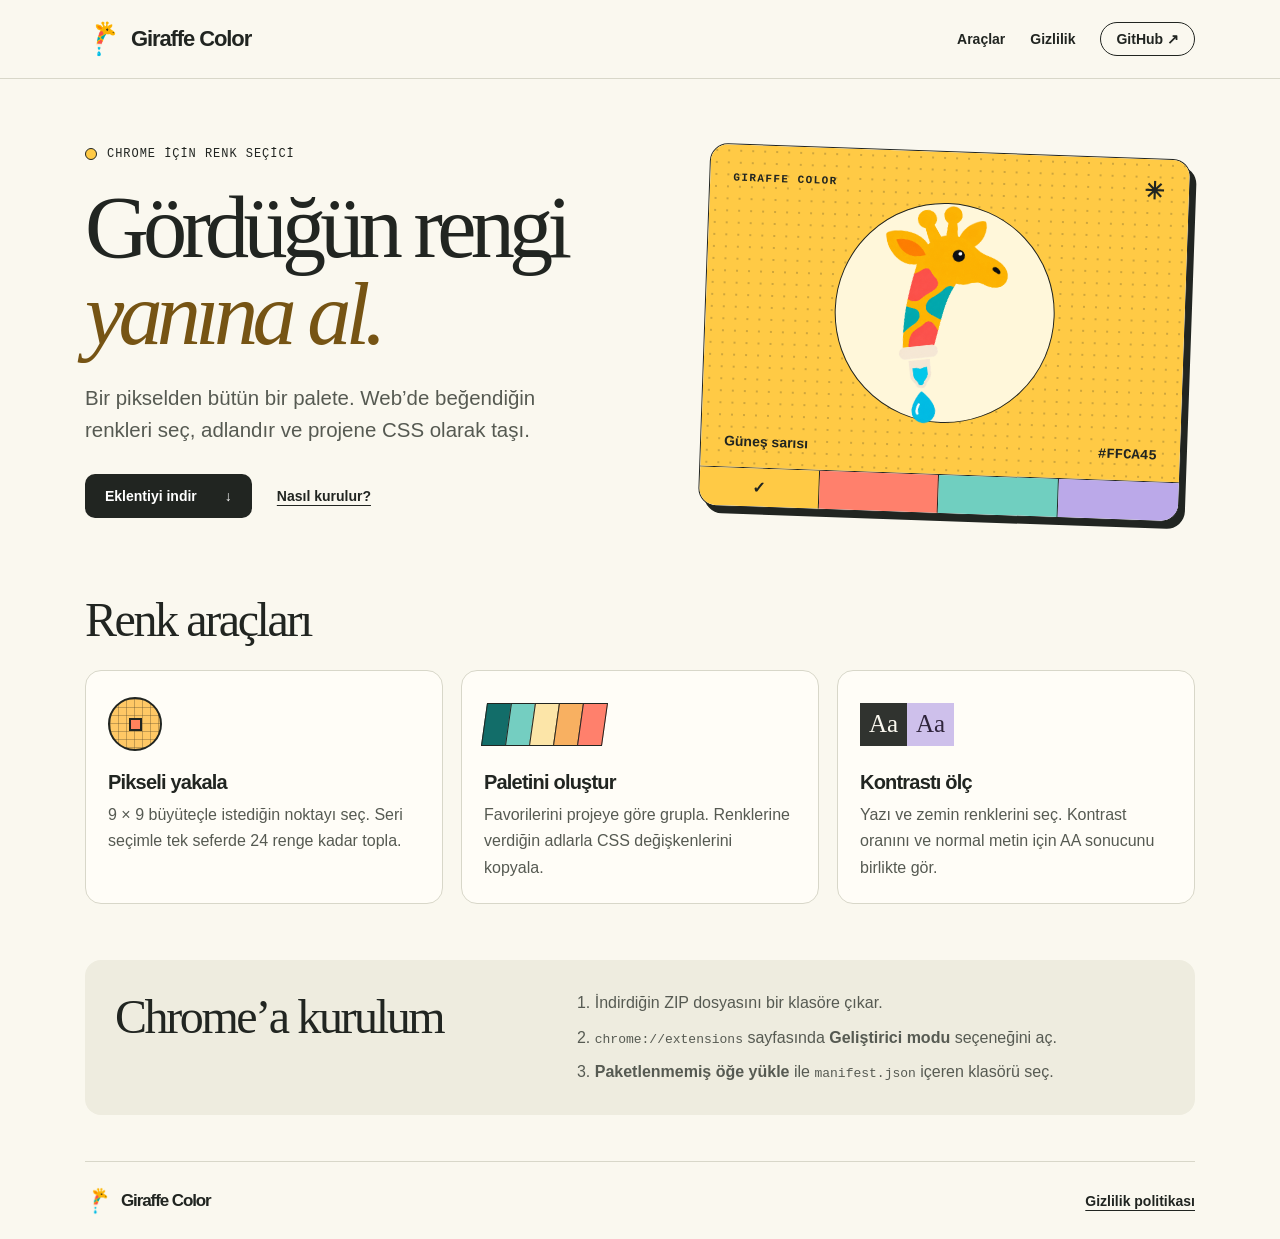
<file: web/index.html>
<!doctype html>
<html lang="tr"><head><meta charset="utf-8"><meta name="viewport" content="width=device-width,initial-scale=1"><title>Giraffe Color · Chrome için renk seçici</title><meta name="description" content="Web sayfalarından renk seç, kendi paletini oluştur ve CSS olarak kopyala."><link rel="icon" href="assets/icon.png"><link rel="stylesheet" href="site.css"></head><body><a class="skip" href="#main">İçeriğe geç</a><header><div class="wrap nav"><a class="brand" href="index.html"><img src="assets/icon.png" alt="">Giraffe Color</a><nav aria-label="Ana menü"><a href="index.html#araclar">Araçlar</a><a href="privacy/index.html">Gizlilik</a><a class="repo" href="https://github.com/ZavionGames/GiraffeColor-Extensions.git">GitHub ↗</a></nav></div></header><main id="main" class="wrap"><section class="hero"><div><p class="eyebrow"><i></i> Chrome için renk seçici</p><h1>Gördüğün rengi<br><em>yanına al.</em></h1><p class="intro">Bir pikselden bütün bir palete. Web’de beğendiğin renkleri seç, adlandır ve projene CSS olarak taşı.</p><div class="links"><a class="button" href="assets/Giraffe-Color.zip" download>Eklentiyi indir <span aria-hidden="true">↓</span></a><a href="#kurulum">Nasıl kurulur?</a></div></div>
<div class="specimen"><div class="poster"><div class="poster-top"><span>GIRAFFE COLOR</span><span>✳</span></div><img src="assets/giraffe.png" alt="Renk benekli, damlalık uçlu Giraffe Color zürafası"><div class="poster-bottom"><span id="sampleName">Güneş sarısı</span><output id="sampleHex">#FFCA45</output></div></div><div class="palette" aria-label="Örnek paleti dene"><button style="--swatch:#FFCA45" data-name="Güneş sarısı" aria-label="Güneş sarısı" aria-pressed="true"></button><button style="--swatch:#FF806C" data-name="Mercan" aria-label="Mercan" aria-pressed="false"></button><button style="--swatch:#70CFC0" data-name="Deniz köpüğü" aria-label="Deniz köpüğü" aria-pressed="false"></button><button style="--swatch:#BBA9E9" data-name="Leylak" aria-label="Leylak" aria-pressed="false"></button></div></div></section>
<section id="araclar"><h2>Renk araçları</h2><div class="cards"><article><div class="demo grid-demo" aria-hidden="true"><b></b></div><h3>Pikseli yakala</h3><p>9 × 9 büyüteçle istediğin noktayı seç. Seri seçimle tek seferde 24 renge kadar topla.</p></article><article><div class="demo strips" aria-hidden="true"><i></i><i></i><i></i><i></i><i></i></div><h3>Paletini oluştur</h3><p>Favorilerini projeye göre grupla. Renklerine verdiğin adlarla CSS değişkenlerini kopyala.</p></article><article><div class="demo type-demo" aria-hidden="true"><b>Aa</b><b>Aa</b></div><h3>Kontrastı ölç</h3><p>Yazı ve zemin renklerini seç. Kontrast oranını ve normal metin için AA sonucunu birlikte gör.</p></article></div></section>
<section class="setup" id="kurulum"><h2>Chrome’a kurulum</h2><ol><li>İndirdiğin ZIP dosyasını bir klasöre çıkar.</li><li><code>chrome://extensions</code> sayfasında <strong>Geliştirici modu</strong> seçeneğini aç.</li><li><strong>Paketlenmemiş öğe yükle</strong> ile <code>manifest.json</code> içeren klasörü seç.</li></ol></section></main><script src="palette.js"></script><footer class="wrap"><a class="brand" href="index.html"><img src="assets/icon.png" alt="">Giraffe Color</a><a href="privacy/index.html">Gizlilik politikası</a></footer></body></html>
</file>
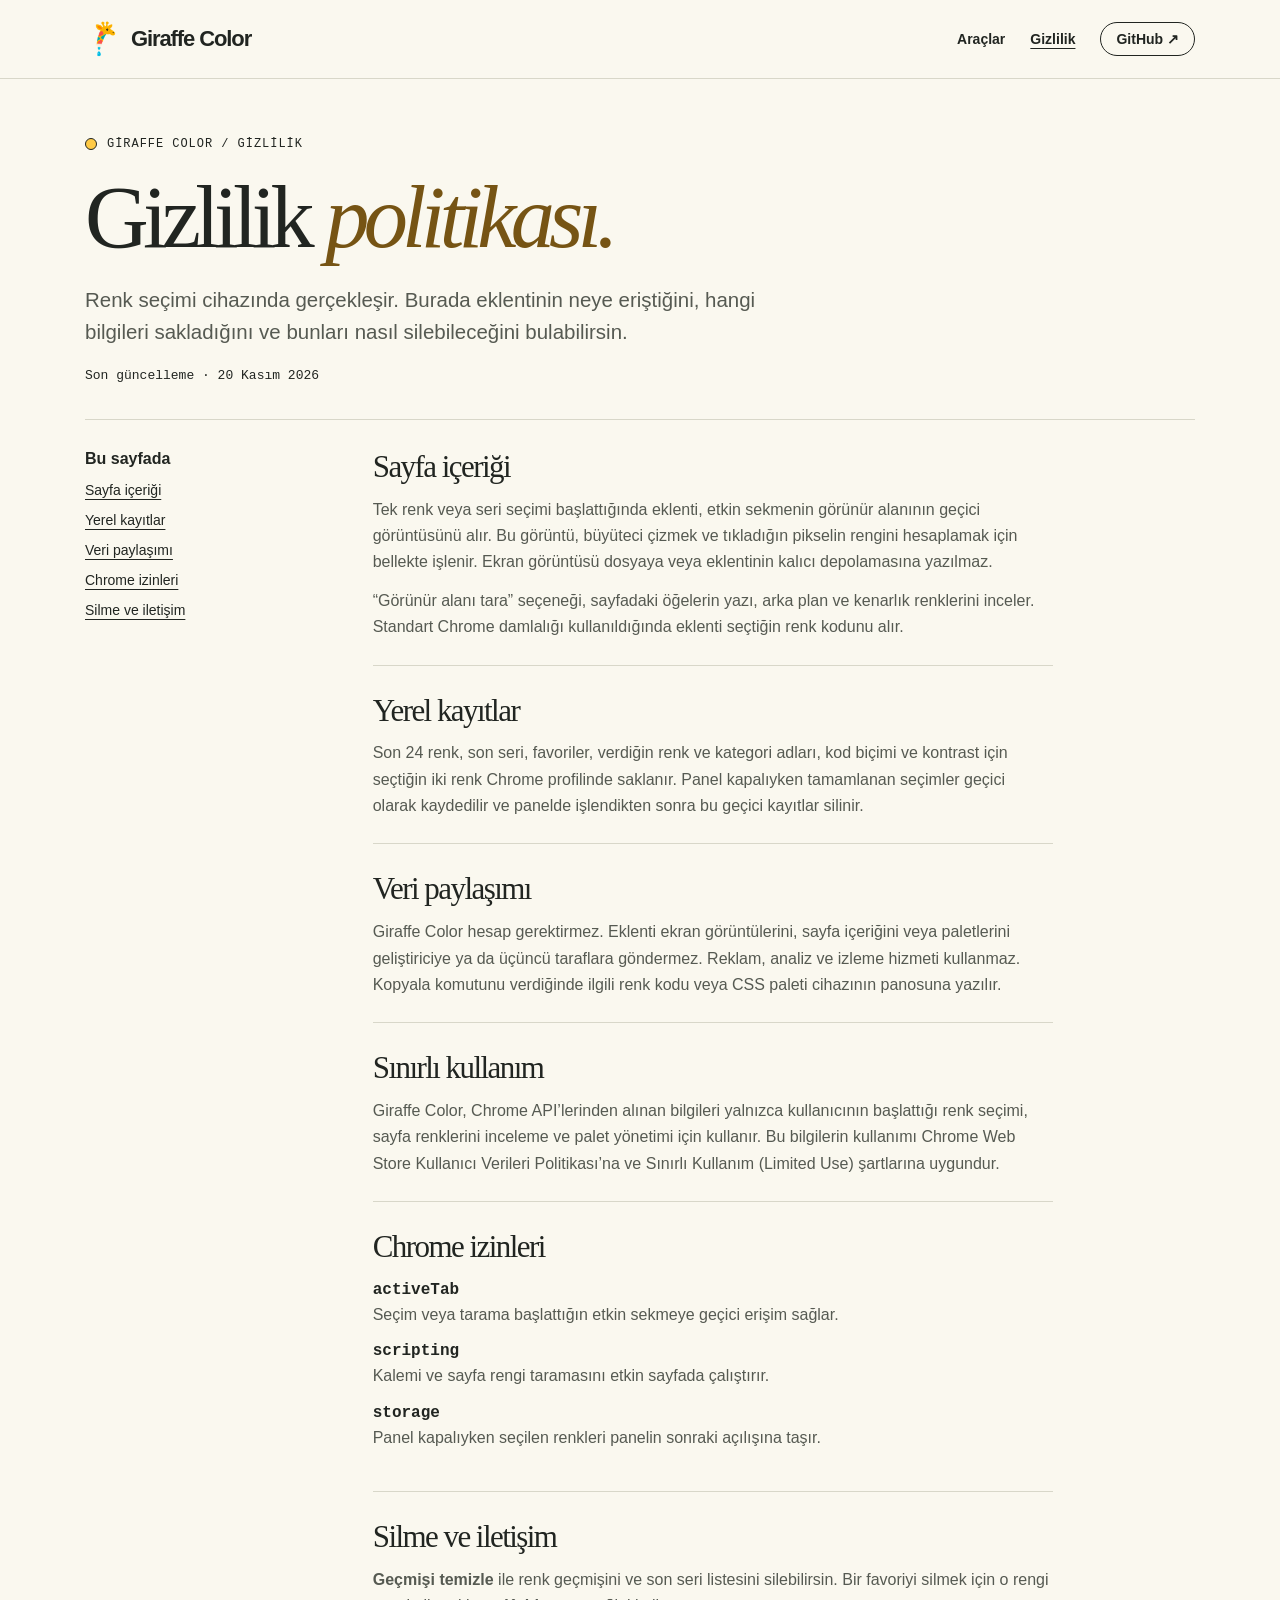
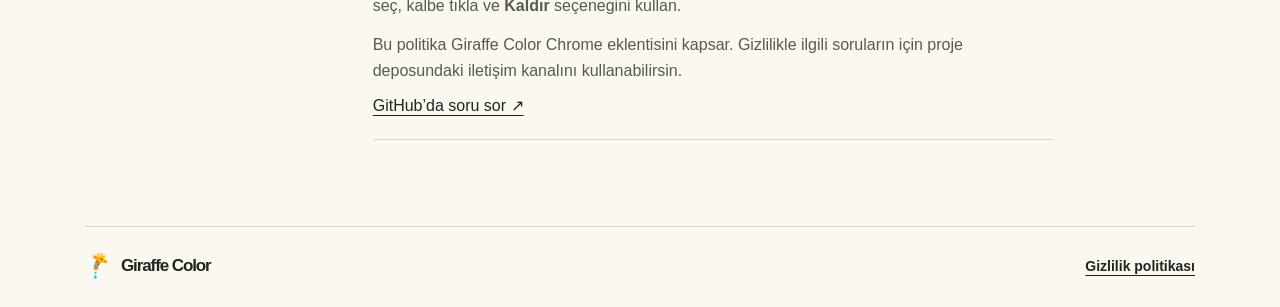
<file: web/privacy/index.html>
<!doctype html>
<html lang="tr"><head><meta charset="utf-8"><meta name="viewport" content="width=device-width,initial-scale=1"><title>Gizlilik politikası · Giraffe Color</title><meta name="description" content="Giraffe Color eklentisinin sayfa görüntülerini, renkleri ve paletleri cihazında nasıl işlediğini öğren."><link rel="icon" href="../assets/icon.png"><link rel="stylesheet" href="../site.css"></head><body><a class="skip" href="#main">İçeriğe geç</a><header><div class="wrap nav"><a class="brand" href="../index.html"><img src="../assets/icon.png" alt="">Giraffe Color</a><nav aria-label="Ana menü"><a href="../index.html#araclar">Araçlar</a><a href="../privacy/index.html" aria-current="page">Gizlilik</a><a class="repo" href="https://github.com/ZavionGames/GiraffeColor-Extensions.git">GitHub ↗</a></nav></div></header><main class="wrap policy" id="main"><p class="eyebrow"><i></i> Giraffe Color / Gizlilik</p><h1>Gizlilik <em>politikası.</em></h1><p class="intro">Renk seçimi cihazında gerçekleşir. Burada eklentinin neye eriştiğini, hangi bilgileri sakladığını ve bunları nasıl silebileceğini bulabilirsin.</p><p class="date">Son güncelleme · 20 Kasım 2026</p><div class="reader"><aside><strong>Bu sayfada</strong><a href="#secim">Sayfa içeriği</a><a href="#kayit">Yerel kayıtlar</a><a href="#paylasim">Veri paylaşımı</a><a href="#izin">Chrome izinleri</a><a href="#kontrol">Silme ve iletişim</a></aside><div class="prose">
<section id="secim"><h2>Sayfa içeriği</h2><p>Tek renk veya seri seçimi başlattığında eklenti, etkin sekmenin görünür alanının geçici görüntüsünü alır. Bu görüntü, büyüteci çizmek ve tıkladığın pikselin rengini hesaplamak için bellekte işlenir. Ekran görüntüsü dosyaya veya eklentinin kalıcı depolamasına yazılmaz.</p><p>“Görünür alanı tara” seçeneği, sayfadaki öğelerin yazı, arka plan ve kenarlık renklerini inceler. Standart Chrome damlalığı kullanıldığında eklenti seçtiğin renk kodunu alır.</p></section>
<section id="kayit"><h2>Yerel kayıtlar</h2><p>Son 24 renk, son seri, favoriler, verdiğin renk ve kategori adları, kod biçimi ve kontrast için seçtiğin iki renk Chrome profilinde saklanır. Panel kapalıyken tamamlanan seçimler geçici olarak kaydedilir ve panelde işlendikten sonra bu geçici kayıtlar silinir.</p></section>
<section id="paylasim"><h2>Veri paylaşımı</h2><p>Giraffe Color hesap gerektirmez. Eklenti ekran görüntülerini, sayfa içeriğini veya paletlerini geliştiriciye ya da üçüncü taraflara göndermez. Reklam, analiz ve izleme hizmeti kullanmaz. Kopyala komutunu verdiğinde ilgili renk kodu veya CSS paleti cihazının panosuna yazılır.</p></section>
<section><h2>Sınırlı kullanım</h2><p>Giraffe Color, Chrome API’lerinden alınan bilgileri yalnızca kullanıcının başlattığı renk seçimi, sayfa renklerini inceleme ve palet yönetimi için kullanır. Bu bilgilerin kullanımı Chrome Web Store Kullanıcı Verileri Politikası’na ve Sınırlı Kullanım (Limited Use) şartlarına uygundur.</p></section><section id="izin"><h2>Chrome izinleri</h2><dl><dt>activeTab</dt><dd>Seçim veya tarama başlattığın etkin sekmeye geçici erişim sağlar.</dd><dt>scripting</dt><dd>Kalemi ve sayfa rengi taramasını etkin sayfada çalıştırır.</dd><dt>storage</dt><dd>Panel kapalıyken seçilen renkleri panelin sonraki açılışına taşır.</dd></dl></section>
<section id="kontrol"><h2>Silme ve iletişim</h2><p><strong>Geçmişi temizle</strong> ile renk geçmişini ve son seri listesini silebilirsin. Bir favoriyi silmek için o rengi seç, kalbe tıkla ve <strong>Kaldır</strong> seçeneğini kullan.</p><p>Bu politika Giraffe Color Chrome eklentisini kapsar. Gizlilikle ilgili soruların için proje deposundaki iletişim kanalını kullanabilirsin.</p><a href="https://github.com/ZavionGames/GiraffeColor-Extensions/issues">GitHub’da soru sor ↗</a></section></div></div></main><footer class="wrap"><a class="brand" href="../index.html"><img src="../assets/icon.png" alt="">Giraffe Color</a><a href="../privacy/index.html">Gizlilik politikası</a></footer></body></html>
</file>
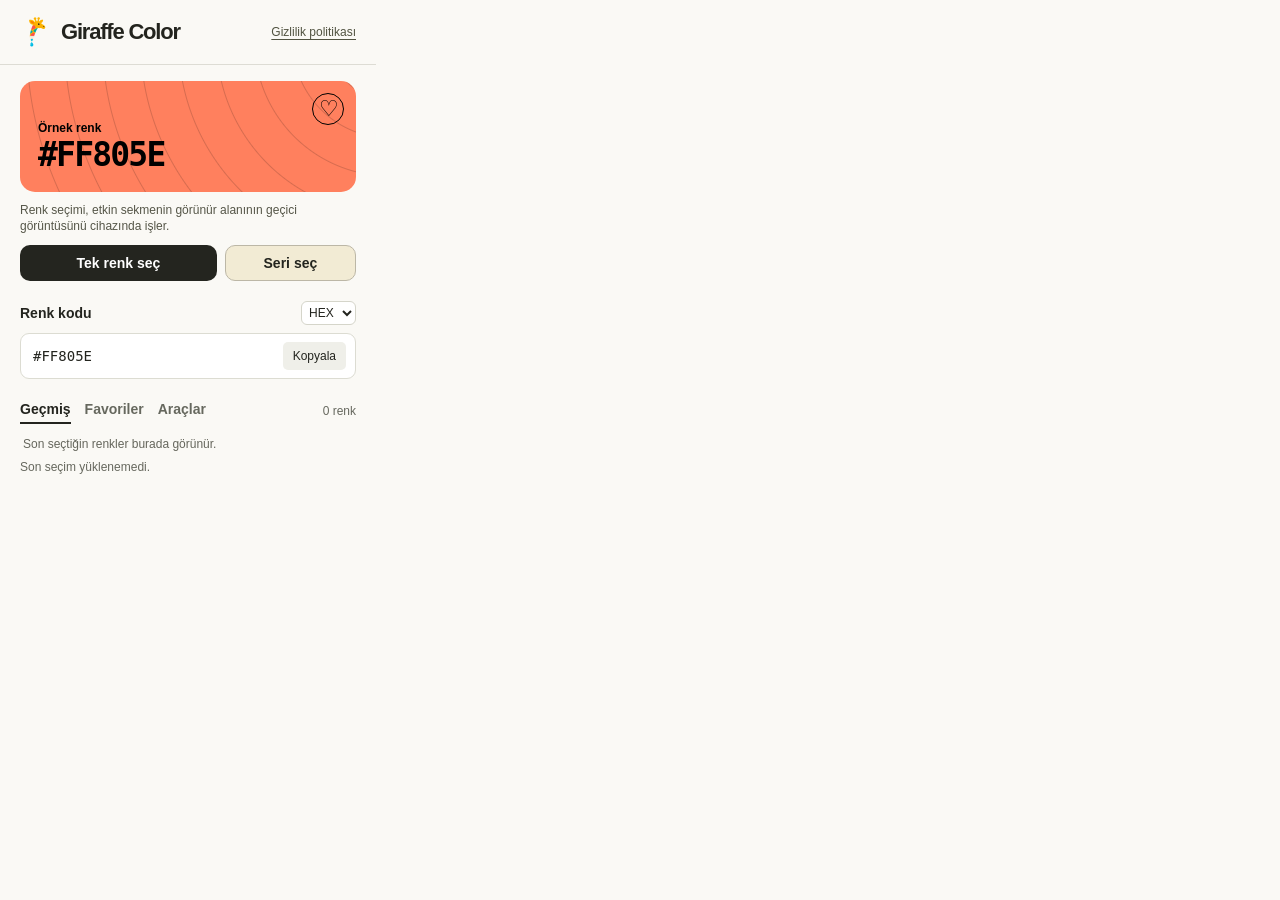
<file: popup.html>
<!doctype html>
<html lang="tr">
<head>
  <meta charset="utf-8">
  <title>Giraffe Color</title>
  <link rel="stylesheet" href="popup.css">
  <script defer src="scan.js"></script>
  <script defer src="pencil.js"></script>
  <script defer src="popup.js"></script>
</head>
<body>
  <header><img src="icon.png" width="32" height="32" alt=""><h1>Giraffe Color</h1><a class="privacy-link" href="privacy.html" target="_blank" rel="noopener">Gizlilik politikası</a></header>
  <main>
    <section id="sample" aria-label="Renk önizlemesi">
      <div class="rings" aria-hidden="true"></div>
      <button id="save" aria-label="Palete ekle" title="Palete ekle">♡</button>
      <div class="caption" id="label">Örnek renk</div>
      <strong id="hex">#FF805E</strong>
    </section>
    <p class="capture-note">Renk seçimi, etkin sekmenin görünür alanının geçici görüntüsünü cihazında işler.</p>
    <div class="pick-actions"><button id="pick">Tek renk seç</button><button id="series">Seri seç</button></div>
    <section class="codes"><div class="row"><h2>Renk kodu</h2><select id="format" aria-label="Renk kodu biçimi"><option>HEX</option><option>RGB</option><option>HSL</option></select></div>
      <div class="field"><output id="value"></output><button id="copy">Kopyala</button></div>
    </section>
    <section><div class="row"><div class="tabs"><button id="recent" aria-pressed="true">Geçmiş</button><button id="palette">Favoriler</button><button id="tools">Araçlar</button></div><small id="count"></small></div>
      <div id="collections" hidden><label>Kategori <select id="group"></select></label><button id="export">CSS kopyala</button></div>
      <div id="swatches"></div>
      <button id="clearHistory" hidden>Geçmişi temizle</button>
      <button id="saveBatch" hidden>Seriyi favorilere ekle</button>
    </section>
    <section id="toolbox" hidden>
      <details><summary>Sayfa renkleri</summary><button id="scan">Görünür alanı tara</button><div id="pageColors" class="chips"></div><small id="scanInfo" role="status"></small></details>
      <details><summary>Açık ve koyu tonlar</summary><div id="tones" class="chips"></div></details>
      <details><summary>Kontrast kontrolü</summary>
        <div class="pair"><button id="ink"></button><button id="paper"></button></div>
        <div id="preview">Örnek metin</div><output id="ratio"></output>
      </details>
    </section>
    <div id="status" role="status"></div>
    <dialog id="editor"><form id="favoriteForm"><h2 id="editTitle">Favoriyi düzenle</h2>
      <label id="singleName">Renk adı<input id="nickname" maxlength="60" placeholder="Örn. Ana renk"></label>
      <div id="batchNames" hidden></div>
      <label>Kategori<select id="destination"></select></label>
      <label id="newGroupLabel" hidden>Yeni kategori adı<input id="newGroup" maxlength="40"></label>
      <div class="actions"><button type="button" id="remove">Kaldır</button><button type="button" id="cancel">Vazgeç</button><button class="primary">Kaydet</button></div>
    </form></dialog>
  </main>
</body>
</html>
</file>
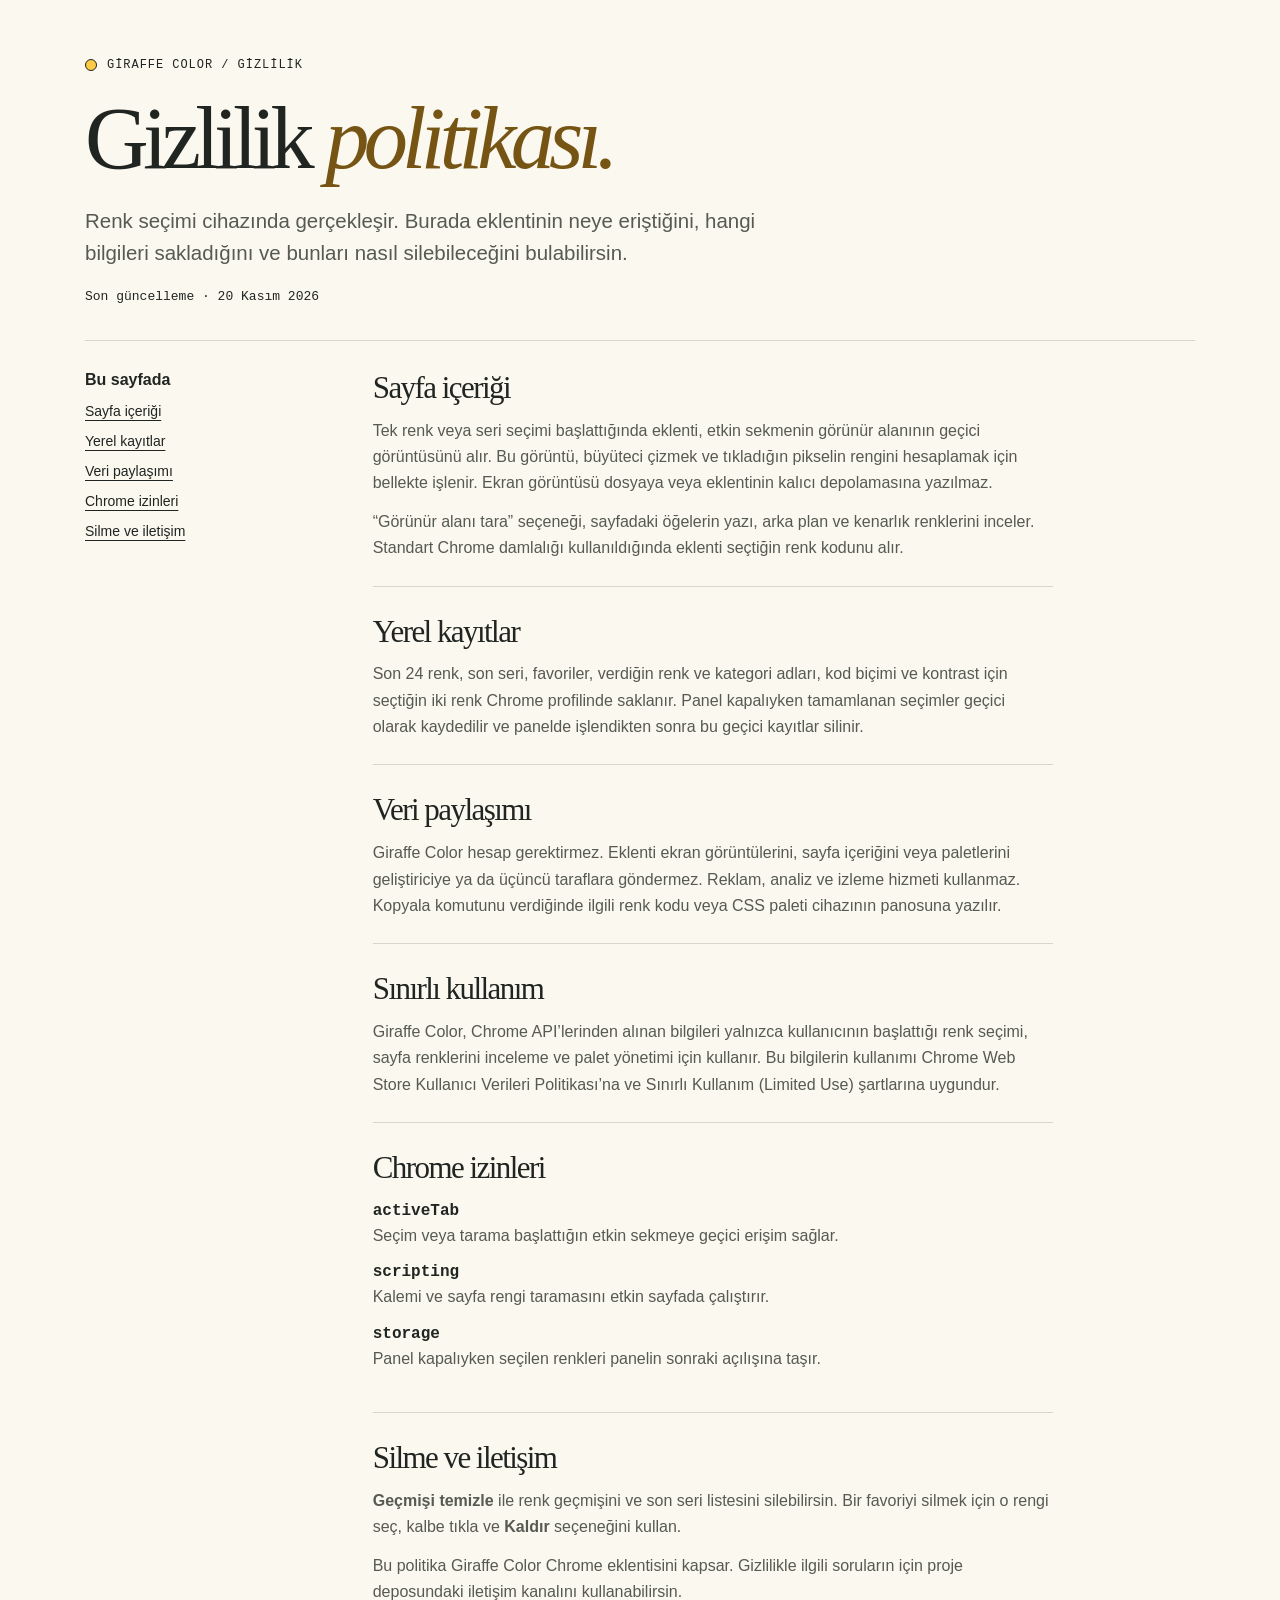
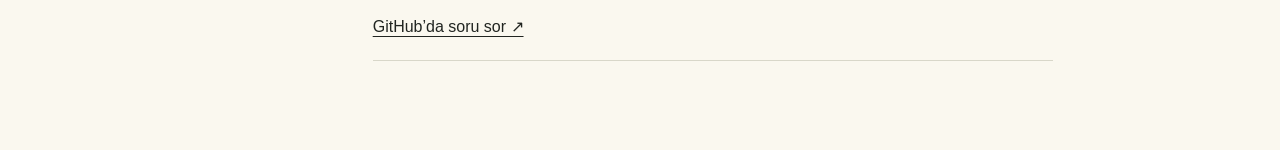
<file: privacy.html>
<!doctype html>
<html lang="tr"><head><meta charset="utf-8"><meta name="viewport" content="width=device-width, initial-scale=1"><link rel="icon" href="icon.png"><title>Gizlilik politikası · Giraffe Color</title><link rel="stylesheet" href="privacy.css"></head><body><main class="wrap policy" id="main"><p class="eyebrow"><i></i> Giraffe Color / Gizlilik</p><h1>Gizlilik <em>politikası.</em></h1><p class="intro">Renk seçimi cihazında gerçekleşir. Burada eklentinin neye eriştiğini, hangi bilgileri sakladığını ve bunları nasıl silebileceğini bulabilirsin.</p><p class="date">Son güncelleme · 20 Kasım 2026</p><div class="reader"><aside><strong>Bu sayfada</strong><a href="#secim">Sayfa içeriği</a><a href="#kayit">Yerel kayıtlar</a><a href="#paylasim">Veri paylaşımı</a><a href="#izin">Chrome izinleri</a><a href="#kontrol">Silme ve iletişim</a></aside><div class="prose">
<section id="secim"><h2>Sayfa içeriği</h2><p>Tek renk veya seri seçimi başlattığında eklenti, etkin sekmenin görünür alanının geçici görüntüsünü alır. Bu görüntü, büyüteci çizmek ve tıkladığın pikselin rengini hesaplamak için bellekte işlenir. Ekran görüntüsü dosyaya veya eklentinin kalıcı depolamasına yazılmaz.</p><p>“Görünür alanı tara” seçeneği, sayfadaki öğelerin yazı, arka plan ve kenarlık renklerini inceler. Standart Chrome damlalığı kullanıldığında eklenti seçtiğin renk kodunu alır.</p></section>
<section id="kayit"><h2>Yerel kayıtlar</h2><p>Son 24 renk, son seri, favoriler, verdiğin renk ve kategori adları, kod biçimi ve kontrast için seçtiğin iki renk Chrome profilinde saklanır. Panel kapalıyken tamamlanan seçimler geçici olarak kaydedilir ve panelde işlendikten sonra bu geçici kayıtlar silinir.</p></section>
<section id="paylasim"><h2>Veri paylaşımı</h2><p>Giraffe Color hesap gerektirmez. Eklenti ekran görüntülerini, sayfa içeriğini veya paletlerini geliştiriciye ya da üçüncü taraflara göndermez. Reklam, analiz ve izleme hizmeti kullanmaz. Kopyala komutunu verdiğinde ilgili renk kodu veya CSS paleti cihazının panosuna yazılır.</p></section>
<section><h2>Sınırlı kullanım</h2><p>Giraffe Color, Chrome API’lerinden alınan bilgileri yalnızca kullanıcının başlattığı renk seçimi, sayfa renklerini inceleme ve palet yönetimi için kullanır. Bu bilgilerin kullanımı Chrome Web Store Kullanıcı Verileri Politikası’na ve Sınırlı Kullanım (Limited Use) şartlarına uygundur.</p></section><section id="izin"><h2>Chrome izinleri</h2><dl><dt>activeTab</dt><dd>Seçim veya tarama başlattığın etkin sekmeye geçici erişim sağlar.</dd><dt>scripting</dt><dd>Kalemi ve sayfa rengi taramasını etkin sayfada çalıştırır.</dd><dt>storage</dt><dd>Panel kapalıyken seçilen renkleri panelin sonraki açılışına taşır.</dd></dl></section>
<section id="kontrol"><h2>Silme ve iletişim</h2><p><strong>Geçmişi temizle</strong> ile renk geçmişini ve son seri listesini silebilirsin. Bir favoriyi silmek için o rengi seç, kalbe tıkla ve <strong>Kaldır</strong> seçeneğini kullan.</p><p>Bu politika Giraffe Color Chrome eklentisini kapsar. Gizlilikle ilgili soruların için proje deposundaki iletişim kanalını kullanabilirsin.</p><a href="https://github.com/ZavionGames/GiraffeColor-Extensions/issues">GitHub’da soru sor ↗</a></section></div></div></main></body></html>
</file>
<file: web/site.css>
:root{--ink:#212521;--muted:#565a52;--line:#d8d7c9;--cream:#faf8ef;--gold:#ffca45;color:var(--ink);background:var(--cream);font-family:"DM Sans","Segoe UI",sans-serif}
*{box-sizing:border-box}body{margin:0}a{color:inherit;text-underline-offset:4px}button{font:inherit}a:focus-visible,button:focus-visible{outline:3px solid #7743ac;outline-offset:4px}.wrap{width:min(1110px,90%);margin:auto}.skip{position:absolute;left:8px;top:-80px;background:white;padding:12px;z-index:9}.skip:focus{top:4px}
header{border-bottom:1px solid var(--line)}.nav,footer,.brand,nav,.links{display:flex;align-items:center}.nav,footer{justify-content:space-between;min-height:78px}.brand{gap:8px;text-decoration:none;font-size:22px;font-weight:750;letter-spacing:-1.1px}.brand img{width:38px;height:40px;object-fit:contain}nav,.links{gap:25px}nav a,.links a,footer a{font-size:14px;font-weight:620}nav a{text-decoration:none}nav a:hover,nav [aria-current]{text-decoration:underline}.repo{border:1px solid var(--ink);padding:8px 15px;border-radius:30px}
.hero{display:grid;grid-template-columns:1.04fr .96fr;align-items:center;gap:6%;padding:68px 0 75px}.eyebrow,.date,.poster-top,.poster-bottom output,dt{font-family:"IBM Plex Mono",Consolas,monospace}.eyebrow{display:flex;align-items:center;gap:10px;font-size:12px;letter-spacing:.08em;text-transform:uppercase}.eyebrow i{background:var(--gold);width:12px;height:12px;border:1px solid var(--ink);border-radius:50%}h1,h2,h3,p{margin:0}h1,h2{font-family:"DM Serif Text",Georgia,serif;font-weight:500}.hero h1,.policy h1{font-size:clamp(56px,6.9vw,96px);line-height:.99;letter-spacing:-.065em;margin:23px 0}.hero em,.policy em{font-weight:normal;color:#765414}.intro{max-width:495px;font-size:clamp(17px,1.6vw,21px);line-height:1.55;color:var(--muted)}.links{margin-top:29px;flex-wrap:wrap}.button{display:inline-flex;align-items:center;gap:28px;background:var(--ink);color:white;padding:14px 20px;text-decoration:none;border-radius:10px}.button:hover{background:#42463c}
.specimen{margin:4px 10px;transform:rotate(2deg);border:1.5px solid var(--ink);border-radius:18px;background:white;box-shadow:6px 7px 0 var(--ink);overflow:hidden}.poster{--paper:#ffca45;position:relative;isolation:isolate;display:grid;grid-template-rows:auto 1fr auto;height:322px;padding:18px 23px;background-color:var(--paper);background-image:radial-gradient(#25271e38 .8px,transparent .8px);background-size:12px 12px}.poster:before{content:"";position:absolute;z-index:-1;width:218px;height:218px;background:#fff7da;border:1px solid var(--ink);border-radius:50%;left:50%;top:50%;transform:translate(-50%,-50%)}.poster-top,.poster-bottom{display:flex;justify-content:space-between;align-items:center}.poster-top{font-weight:bold;font-size:11px;letter-spacing:.13em}.poster-top span:last-child{font-size:24px}.poster img{display:block;height:232px;max-width:100%;justify-self:center;object-fit:contain;transform:rotate(-8deg)}.poster-bottom{font-weight:650;font-size:14px}.palette{display:grid;grid-template-columns:repeat(4,1fr);border-top:1px solid var(--ink);height:39px}.palette button{border:0;border-right:1px solid var(--ink);background:var(--swatch);cursor:pointer}.palette button:last-child{border:0}.palette button[aria-pressed=true]:after{content:"✓";color:#202522;font-weight:bold}.palette button:focus-visible{outline-offset:-4px}
h2{font-size:clamp(33px,3.9vw,48px);line-height:1.12;letter-spacing:-.05em}.cards{display:grid;grid-template-columns:repeat(3,1fr);gap:18px;margin:23px 0 56px}.cards article{border:1px solid var(--line);background:#fffdf7;border-radius:16px;padding:22px}.demo{height:62px;display:flex;align-items:center;margin-bottom:16px}.grid-demo b{width:54px;height:54px;border-radius:50%;border:2px solid var(--ink);background-color:#ffc865;background-image:linear-gradient(#6b572f66 1px,transparent 1px),linear-gradient(90deg,#6b572f66 1px,transparent 1px);background-size:8px 8px;display:grid;place-items:center}.grid-demo b:after{content:"";width:9px;height:9px;background:#ff825c;outline:2px solid var(--ink)}.strips i{width:25px;height:43px;background:#126d69;transform:skew(-8deg);border:1px solid var(--ink);margin-right:-1px}.strips i:nth-child(2){background:#74cec1}.strips i:nth-child(3){background:#fce5a8}.strips i:nth-child(4){background:#f8b061}.strips i:nth-child(5){background:#ff806c}.type-demo b{display:grid;place-content:center;width:47px;height:43px;font:25px Georgia;background:#30332f;color:#faf8ef}.type-demo b+b{background:#cec0eb;color:#30253c}.cards h3{font-size:20px;letter-spacing:-.04em;margin-bottom:8px}.cards p,.setup li,.prose p,.prose dd{line-height:1.65;color:var(--muted)}.setup{display:grid;grid-template-columns:.85fr 1.15fr;background:#eeecdf;padding:30px;border-radius:16px;margin-bottom:46px;gap:20px}.setup ol{margin:0;padding-left:22px}.setup li+li{margin-top:8px}footer{border-top:1px solid var(--line)}footer .brand{font-size:17px}footer img{width:28px!important}
.policy{padding:58px 0}.policy .intro{max-width:720px}.date{margin-top:20px;font-size:13px}.reader{display:grid;grid-template-columns:210px minmax(0,680px);gap:7%;border-top:1px solid var(--line);margin-top:36px;padding-top:30px}.reader aside{display:grid;align-content:start;gap:14px;position:sticky;top:24px;align-self:start}.reader aside a{font-size:14px}.prose section{margin-bottom:28px;padding-bottom:24px;border-bottom:1px solid var(--line)}.prose h2{font-size:31px;margin:0 0 12px}.prose p+p,.prose p+a{display:block;margin-top:12px}.prose dt{font-weight:bold}.prose dd{margin:3px 0 14px}section[id]{scroll-margin-top:18px}
@media(max-width:720px){.hero,.setup,.reader{grid-template-columns:1fr}.hero{gap:34px;padding:42px 0}.specimen{width:min(440px,94%);margin:0 auto 8px}.poster{height:290px}.poster img{height:203px}.cards{grid-template-columns:1fr;gap:10px}.cards article{display:grid;grid-template-columns:85px 1fr;column-gap:13px;padding:17px}.demo{grid-row:span 2;margin:0}.strips i{width:15px}.type-demo b{width:36px}.cards h3{align-self:end}.reader aside{position:static;display:flex;flex-wrap:wrap;padding-bottom:22px;gap:12px}.reader aside strong{width:100%}.nav{min-height:64px}nav{gap:12px}.brand{font-size:18px;gap:3px}.brand img{width:28px}.repo{padding:6px 9px}nav a{font-size:13px}.policy h1{font-size:56px}.setup{padding:20px}.cards{margin-bottom:26px}}
@media(max-width:375px){nav{gap:8px}.wrap{width:94%}.links{gap:13px}.hero h1{font-size:53px}}
</file>
<file: popup.css>
* { box-sizing: border-box }
body { margin: 0; width: 356px; background: #faf9f5; color: #23241e; font: 14px "Segoe UI", sans-serif }
header { display: flex; align-items: center; gap: 9px; padding: 16px 20px; border-bottom: 1px solid #dddcd4 }
h1 { margin: 0; font-size: 22px; letter-spacing: -1.2px }
main { padding: 16px 20px 8px }
button, select { font: inherit; color: inherit; cursor: pointer }
button { border: 0; background: none }
:focus-visible { outline: 3px solid #4765d8; outline-offset: 2px }
#sample { position: relative; isolation: isolate; overflow: hidden; border-radius: 15px; padding: 66px 18px 17px; background: #ff805e }
.rings { position: absolute; z-index: -1; inset: 0; opacity: .16; background: repeating-radial-gradient(circle at 110% -36%, transparent 0 20px, currentColor 21px, transparent 22px 38px) }
.caption { font-size: 12px; font-weight: 600 }
#hex { display: block; font: 700 33px/1.2 Consolas, monospace; letter-spacing: -1.8px }
#save { position: absolute; right: 12px; top: 12px; border: 1px solid currentColor; border-radius: 50%; width: 32px; height: 32px; line-height: 1; font-size: 22px }
#pick { display: flex; align-items: center; justify-content: center; gap: 8px; width: 100%; margin: 10px 0 20px; padding: 10px; border-radius: 10px; color: white; background: #24251f; font-weight: 650 }
#pick:hover { background: #393b31 }
.row,.field,.tabs { display: flex; align-items: center; justify-content: space-between }
h2,.tabs button { font-size: 14px; font-weight: 650; margin: 0 }
select { border: 1px solid #d5d5ca; border-radius: 6px; padding: 3px; background: #fff; font-size: 12px }
.field { background: white; border: 1px solid #dcdcd2; border-radius: 9px; padding: 8px 9px 8px 12px; margin: 8px 0 19px }
output { font: 14px Consolas, monospace; user-select: all }
#copy { background: #efefe9; font-size: 12px; padding: 7px 10px; border-radius: 5px }
.tabs { gap: 14px }
.tabs button { padding: 3px 0 5px; color: #66685e; border-bottom: 2px solid transparent }
.tabs [aria-pressed=true] { color: #23241e; border-color: currentColor }
small,#swatches p,#status { color: #66685e; font-size: 12px }
#swatches { display: flex; gap: 8px; flex-wrap: wrap; margin: 10px 0 3px; max-height: 90px; overflow-y: auto; padding: 3px }
#swatches p { margin: 4px 0 }
.chip { width: 29px; height: 29px; border-radius: 8px; border: 1px solid #0003 }
#status { min-height: 18px; padding-top: 3px }
[hidden] { display: none !important }
body { width: 376px; max-height: 590px; overflow-y: auto }
#sample { padding-top: 40px }
#collections,.pair,.actions,.chips { display: flex; align-items: center; gap: 7px }
#collections { justify-content: space-between; margin-top: 13px }
#collections select { max-width: 150px }
#collections label, dialog label { color: #56574e; font-size: 12px }
#export,#scan,.pair button,.actions button { background: #ecece4; padding: 7px 10px; border-radius: 7px; font-size: 12px }
button:disabled { opacity: .5; cursor: default }
#swatches { color: #65665c; font-size: 12px }
.named-chip { background: white; border: 1px solid #dddcd4; border-left: 12px solid; border-radius: 6px; max-width: 100%; overflow: hidden; text-overflow: ellipsis; white-space: nowrap; padding: 5px 8px }
details { margin-top: 8px; padding: 9px 12px; border: 1px solid #dcdcd2; background: white; border-radius: 9px }
summary { cursor: pointer; font-weight: 600 }
details[open] summary { margin-bottom: 9px }
.chips { flex-wrap: wrap; margin: 6px 0 }
.pair button { flex: 1; border-bottom: 4px solid }
#preview { margin: 8px 0; border-radius: 7px; padding: 12px; font-weight: 600; text-align: center }
#ratio { font: 12px "Segoe UI",sans-serif }
dialog { width: 300px; border: 1px solid #d8d7cc; border-radius: 14px; padding: 20px; background: #faf9f5 }
dialog::backdrop { background: #2225 }
dialog label { display: grid; gap: 4px; margin: 12px 0 }
dialog input,dialog select { min-width: 0; width: 100%; border: 1px solid #cfcec5; padding: 7px; border-radius: 6px; background: white; font: inherit }
.actions { justify-content: flex-end }
.actions .primary { background: #24251f; color: white }
#remove { margin-right: auto }
.pick-actions {display:grid;grid-template-columns:3fr 2fr;gap:8px;margin:10px 0 20px}
.pick-actions #pick {margin:0}
#series {border:1px solid #bcb7a6;border-radius:10px;background:#f2ebd4;font-weight:650}
#clearHistory {font-size:12px;text-decoration:underline;color:#68544a;padding:5px 0}
#batchNames {max-height:160px;overflow:auto}
#batchNames label {border-left:7px solid;padding-left:7px}

.privacy-link { margin-left: auto; color: #515341; font-size: 12px; text-underline-offset: 3px; }

.capture-note { margin: 10px 0; color: #555648; font-size: 12px; line-height: 1.4; }
</file>
<file: privacy.css>
:root{--ink:#212521;--muted:#565a52;--line:#d8d7c9;--cream:#faf8ef;--gold:#ffca45;color:var(--ink);background:var(--cream);font-family:"DM Sans","Segoe UI",sans-serif}
*{box-sizing:border-box}body{margin:0}a{color:inherit;text-underline-offset:4px}button{font:inherit}a:focus-visible,button:focus-visible{outline:3px solid #7743ac;outline-offset:4px}.wrap{width:min(1110px,90%);margin:auto}.skip{position:absolute;left:8px;top:-80px;background:white;padding:12px;z-index:9}.skip:focus{top:4px}
header{border-bottom:1px solid var(--line)}.nav,footer,.brand,nav,.links{display:flex;align-items:center}.nav,footer{justify-content:space-between;min-height:78px}.brand{gap:8px;text-decoration:none;font-size:22px;font-weight:750;letter-spacing:-1.1px}.brand img{width:38px;height:40px;object-fit:contain}nav,.links{gap:25px}nav a,.links a,footer a{font-size:14px;font-weight:620}nav a{text-decoration:none}nav a:hover,nav [aria-current]{text-decoration:underline}.repo{border:1px solid var(--ink);padding:8px 15px;border-radius:30px}
.hero{display:grid;grid-template-columns:1.04fr .96fr;align-items:center;gap:6%;padding:68px 0 75px}.eyebrow,.date,.poster-top,.poster-bottom output,dt{font-family:"IBM Plex Mono",Consolas,monospace}.eyebrow{display:flex;align-items:center;gap:10px;font-size:12px;letter-spacing:.08em;text-transform:uppercase}.eyebrow i{background:var(--gold);width:12px;height:12px;border:1px solid var(--ink);border-radius:50%}h1,h2,h3,p{margin:0}h1,h2{font-family:"DM Serif Text",Georgia,serif;font-weight:500}.hero h1,.policy h1{font-size:clamp(56px,6.9vw,96px);line-height:.99;letter-spacing:-.065em;margin:23px 0}.hero em,.policy em{font-weight:normal;color:#765414}.intro{max-width:495px;font-size:clamp(17px,1.6vw,21px);line-height:1.55;color:var(--muted)}.links{margin-top:29px;flex-wrap:wrap}.button{display:inline-flex;align-items:center;gap:28px;background:var(--ink);color:white;padding:14px 20px;text-decoration:none;border-radius:10px}.button:hover{background:#42463c}
.specimen{margin:4px 10px;transform:rotate(2deg);border:1.5px solid var(--ink);border-radius:18px;background:white;box-shadow:6px 7px 0 var(--ink);overflow:hidden}.poster{--paper:#ffca45;position:relative;isolation:isolate;display:grid;grid-template-rows:auto 1fr auto;height:322px;padding:18px 23px;background-color:var(--paper);background-image:radial-gradient(#25271e38 .8px,transparent .8px);background-size:12px 12px}.poster:before{content:"";position:absolute;z-index:-1;width:218px;height:218px;background:#fff7da;border:1px solid var(--ink);border-radius:50%;left:50%;top:50%;transform:translate(-50%,-50%)}.poster-top,.poster-bottom{display:flex;justify-content:space-between;align-items:center}.poster-top{font-weight:bold;font-size:11px;letter-spacing:.13em}.poster-top span:last-child{font-size:24px}.poster img{display:block;height:232px;max-width:100%;justify-self:center;object-fit:contain;transform:rotate(-8deg)}.poster-bottom{font-weight:650;font-size:14px}.palette{display:grid;grid-template-columns:repeat(4,1fr);border-top:1px solid var(--ink);height:39px}.palette button{border:0;border-right:1px solid var(--ink);background:var(--swatch);cursor:pointer}.palette button:last-child{border:0}.palette button[aria-pressed=true]:after{content:"✓";color:#202522;font-weight:bold}.palette button:focus-visible{outline-offset:-4px}
h2{font-size:clamp(33px,3.9vw,48px);line-height:1.12;letter-spacing:-.05em}.cards{display:grid;grid-template-columns:repeat(3,1fr);gap:18px;margin:23px 0 56px}.cards article{border:1px solid var(--line);background:#fffdf7;border-radius:16px;padding:22px}.demo{height:62px;display:flex;align-items:center;margin-bottom:16px}.grid-demo b{width:54px;height:54px;border-radius:50%;border:2px solid var(--ink);background-color:#ffc865;background-image:linear-gradient(#6b572f66 1px,transparent 1px),linear-gradient(90deg,#6b572f66 1px,transparent 1px);background-size:8px 8px;display:grid;place-items:center}.grid-demo b:after{content:"";width:9px;height:9px;background:#ff825c;outline:2px solid var(--ink)}.strips i{width:25px;height:43px;background:#126d69;transform:skew(-8deg);border:1px solid var(--ink);margin-right:-1px}.strips i:nth-child(2){background:#74cec1}.strips i:nth-child(3){background:#fce5a8}.strips i:nth-child(4){background:#f8b061}.strips i:nth-child(5){background:#ff806c}.type-demo b{display:grid;place-content:center;width:47px;height:43px;font:25px Georgia;background:#30332f;color:#faf8ef}.type-demo b+b{background:#cec0eb;color:#30253c}.cards h3{font-size:20px;letter-spacing:-.04em;margin-bottom:8px}.cards p,.setup li,.prose p,.prose dd{line-height:1.65;color:var(--muted)}.setup{display:grid;grid-template-columns:.85fr 1.15fr;background:#eeecdf;padding:30px;border-radius:16px;margin-bottom:46px;gap:20px}.setup ol{margin:0;padding-left:22px}.setup li+li{margin-top:8px}footer{border-top:1px solid var(--line)}footer .brand{font-size:17px}footer img{width:28px!important}
.policy{padding:58px 0}.policy .intro{max-width:720px}.date{margin-top:20px;font-size:13px}.reader{display:grid;grid-template-columns:210px minmax(0,680px);gap:7%;border-top:1px solid var(--line);margin-top:36px;padding-top:30px}.reader aside{display:grid;align-content:start;gap:14px;position:sticky;top:24px;align-self:start}.reader aside a{font-size:14px}.prose section{margin-bottom:28px;padding-bottom:24px;border-bottom:1px solid var(--line)}.prose h2{font-size:31px;margin:0 0 12px}.prose p+p,.prose p+a{display:block;margin-top:12px}.prose dt{font-weight:bold}.prose dd{margin:3px 0 14px}section[id]{scroll-margin-top:18px}
@media(max-width:720px){.hero,.setup,.reader{grid-template-columns:1fr}.hero{gap:34px;padding:42px 0}.specimen{width:min(440px,94%);margin:0 auto 8px}.poster{height:290px}.poster img{height:203px}.cards{grid-template-columns:1fr;gap:10px}.cards article{display:grid;grid-template-columns:85px 1fr;column-gap:13px;padding:17px}.demo{grid-row:span 2;margin:0}.strips i{width:15px}.type-demo b{width:36px}.cards h3{align-self:end}.reader aside{position:static;display:flex;flex-wrap:wrap;padding-bottom:22px;gap:12px}.reader aside strong{width:100%}.nav{min-height:64px}nav{gap:12px}.brand{font-size:18px;gap:3px}.brand img{width:28px}.repo{padding:6px 9px}nav a{font-size:13px}.policy h1{font-size:56px}.setup{padding:20px}.cards{margin-bottom:26px}}
@media(max-width:375px){nav{gap:8px}.wrap{width:94%}.links{gap:13px}.hero h1{font-size:53px}}
</file>
